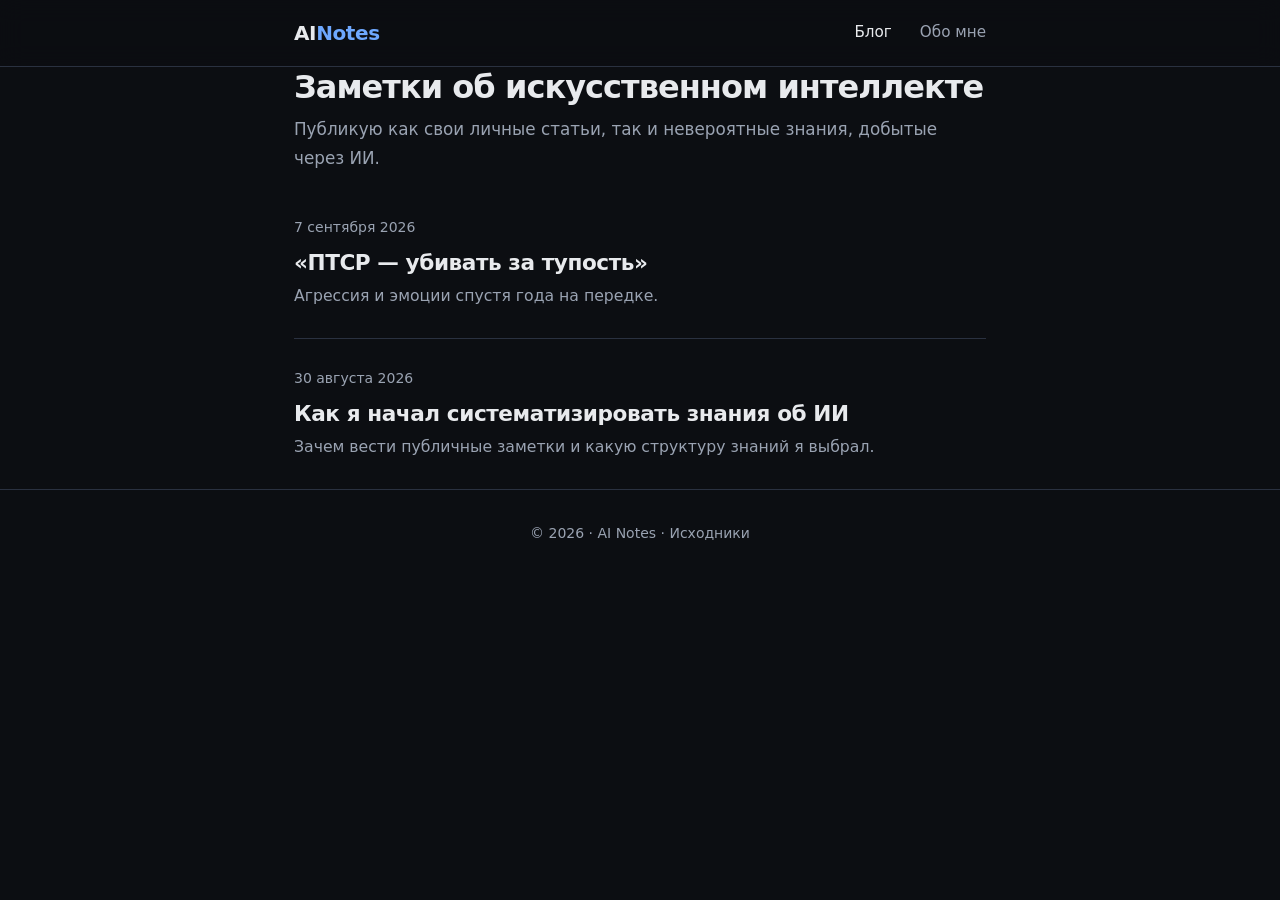
<file: index.html>
<!DOCTYPE html>
<html lang="ru">
<head>
  <meta charset="UTF-8">
  <meta name="viewport" content="width=device-width, initial-scale=1.0">
  <title>AI Notes — заметки об искусственном интеллекте</title>
  <meta name="description" content="Личный блог о знаниях, которые я добываю в области искусственного интеллекта">
  <link rel="stylesheet" href="style.css">
</head>
<body>
  <header>
    <div class="container header-inner">
      <a href="index.html" class="logo">AI<span>Notes</span></a>
      <nav>
        <a href="index.html" class="active">Блог</a>
        <a href="about.html">Обо мне</a>
      </nav>
    </div>
  </header>

  <main class="container">
    <h1 class="page-title">Заметки об искусственном интеллекте</h1>
    <p class="page-subtitle">
      Публикую как свои личные статьи, так и невероятные знания, добытые через ИИ.
    </p>

    <div class="post-list">
        <article>
        <div class="post-meta">
          <time datetime="2026-09-07">7 сентября 2026</time>
        </div>
        <h2 class="post-title">
          <a href="post/2026-09-07-first-post.html">«ПТСР — убивать за тупость»</a>
        </h2>
        <p class="post-excerpt">
          Агрессия и эмоции спустя года на передке.
        </p>
      </article>
      <article>
        <div class="post-meta">
          <time datetime="2026-08-30">30 августа 2026</time>
        </div>
        <h2 class="post-title">
          <a href="post/2026-08-30-first-post.html">Как я начал систематизировать знания об ИИ</a>
        </h2>
        <p class="post-excerpt">
          Зачем вести публичные заметки и какую структуру знаний я выбрал.
        </p>
      </article>

      <!-- Новые посты добавляй сюда -->
    </div>
  </main>

  <footer>
    <div class="container">
      © 2026 · AI Notes · <a href="https://github.com/YOUR_USERNAME/YOUR_REPO">Исходники</a>
    </div>
  </footer>
</body>
</html>
</file>
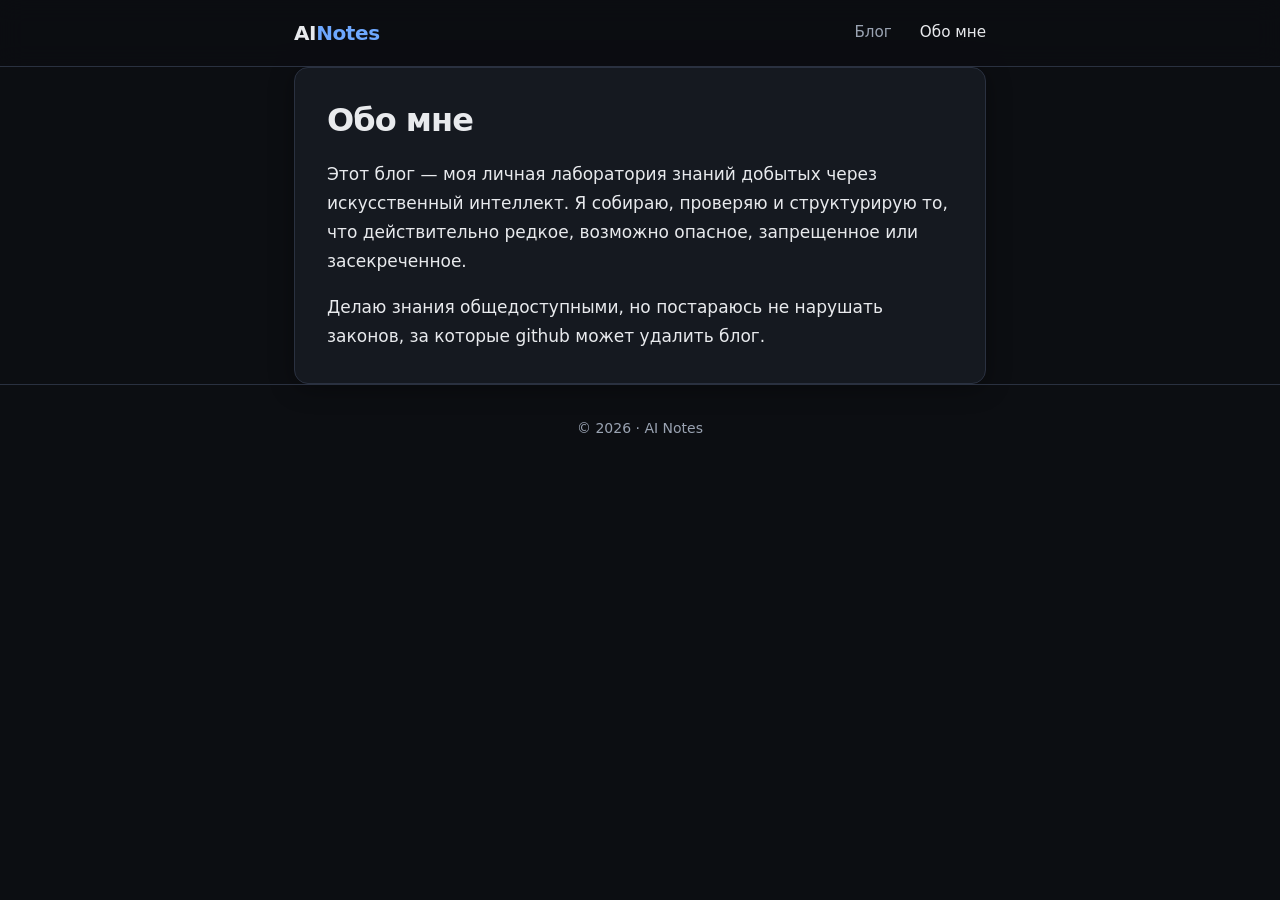
<file: about.html>
<!DOCTYPE html>
<html lang="ru">
<head>
  <meta charset="UTF-8">
  <meta name="viewport" content="width=device-width, initial-scale=1.0">
  <title>Обо мне — AI Notes</title>
  <link rel="stylesheet" href="style.css">
</head>
<body>
  <header>
    <div class="container header-inner">
      <a href="index.html" class="logo">AI<span>Notes</span></a>
      <nav>
        <a href="index.html">Блог</a>
        <a href="about.html" class="active">Обо мне</a>
      </nav>
    </div>
  </header>

  <main class="container">
    <div class="card">
      <h1 class="page-title" style="margin-bottom: 1.25rem;">Обо мне</h1>
      <p>
        Этот блог — моя личная лаборатория знаний добытых через искусственный интеллект.
        Я собираю, проверяю и структурирую то, что действительно редкое, возможно опасное, запрещенное или засекреченное.
      </p>
      <p>
        Делаю знания общедоступными, но постараюсь не нарушать законов, за которые github может удалить блог.
      </p>
    </div>
  </main>

  <footer>
    <div class="container">
      © 2026 · AI Notes
    </div>
  </footer>
</body>
</html>
</file>
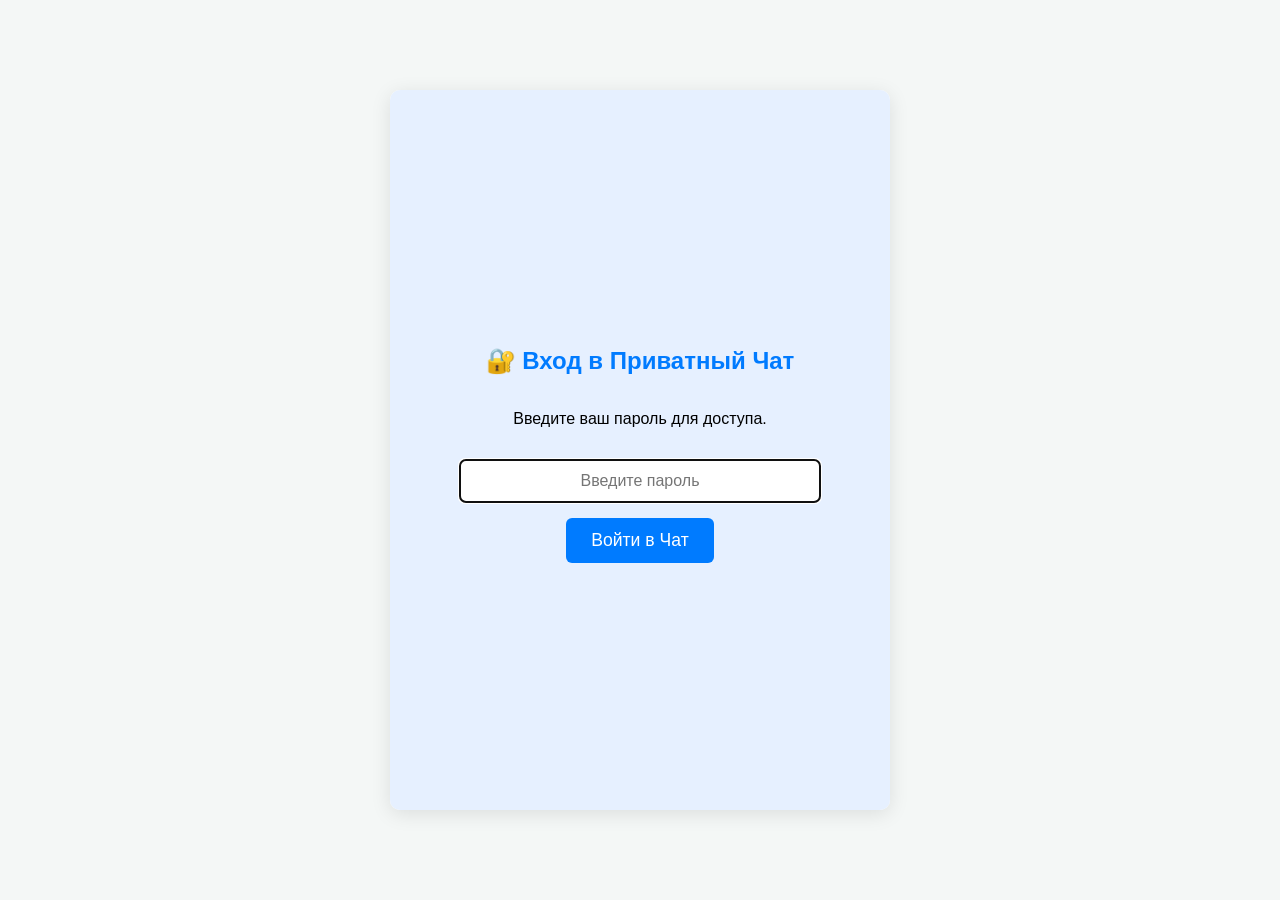
<file: chat.html>
<!DOCTYPE html>
<html lang="ru">
<head>
    <meta charset="UTF-8">
    <meta name="viewport" content="width=device-width, initial-scale=1.0">
    <title>Приватный Чат (Серверная версия)</title>
    <style>
        /* (Стили скопированы из предыдущего ответа для сохранения вида) */
        body { font-family: 'Segoe UI', Tahoma, Geneva, Verdana, sans-serif; background-color: #f4f7f6; margin: 0; display: flex; justify-content: center; align-items: center; min-height: 100vh; }
        .chat-container { width: 100%; max-width: 500px; background-color: white; border-radius: 10px; box-shadow: 0 4px 20px rgba(0, 0, 0, 0.1); overflow: hidden; display: flex; flex-direction: column; height: 80vh; }
        #login-screen { padding: 40px; text-align: center; display: flex; flex-direction: column; justify-content: center; align-items: center; height: 100%; background-color: #e6f0ff; }
        #login-screen input[type="password"] { padding: 12px; margin: 15px 0; width: 80%; border: 1px solid #ccc; border-radius: 6px; font-size: 1em; text-align: center; }
        #login-screen button { background-color: #007bff; color: white; border: none; padding: 12px 25px; border-radius: 6px; cursor: pointer; font-size: 1.1em; transition: background-color 0.3s; }
        #login-screen button:hover { background-color: #0056b3; }
        #login-screen h2 { color: #007bff; }
        #chat-app { display: none; flex-direction: column; height: 100%; }
        .chat-header { background-color: #007bff; color: white; padding: 15px; text-align: center; font-size: 1.2em; font-weight: 600; }
        #messages-container { flex-grow: 1; padding: 15px; overflow-y: auto; display: flex; flex-direction: column; gap: 10px; }
        .message { max-width: 75%; padding: 10px 15px; border-radius: 18px; box-shadow: 0 1px 1px rgba(0, 0, 0, 0.05); line-height: 1.4; }
        .message.Олег { align-self: flex-start; background-color: #e6f0ff; color: #333; border-bottom-left-radius: 4px; }
        .message.Вера { align-self: flex-end; background-color: #ffe6f0; color: #333; border-bottom-right-radius: 4px; }
        .message strong { display: block; font-weight: 700; margin-bottom: 3px; font-size: 0.85em; }
        .chat-input { display: flex; padding: 10px; border-top: 1px solid #eee; }
        #message-text { flex-grow: 1; padding: 10px; border: 1px solid #ccc; border-radius: 20px; margin-right: 10px; font-size: 1em; }
        #send-button { background-color: #28a745; color: white; border: none; padding: 10px 20px; border-radius: 20px; cursor: pointer; font-size: 1em; transition: background-color 0.3s; }
        #send-button:hover { background-color: #1e7e34; }
        #error-message { color: red; margin-top: 10px; font-size: 0.9em; }
    </style>
</head>
<body>

    <div class="chat-container">
        
        <div id="login-screen">
            <h2>🔐 Вход в Приватный Чат</h2>
            <p>Введите ваш пароль для доступа.</p>
            <input type="password" id="password-input" placeholder="Введите пароль">
            <button onclick="login()">Войти в Чат</button>
            <div id="error-message"></div>
        </div>

        <div id="chat-app">
            <div class="chat-header">
                Приватный Чат | Вы вошли как: <span id="current-user">Гость</span>
            </div>
            
            <div id="messages-container">
                </div>
            
            <div class="chat-input">
                <input type="text" id="message-text" placeholder="Напишите сообщение..." onkeydown="handleKey(event)">
                <button id="send-button" onclick="sendMessage()">Отправить</button>
            </div>
        </div>
    </div>

    <script>
        const PASSWORDS = {
            "oleg123": "Олег",
            "vera456": "Вера"
        };
        // Указываем путь к PHP-скрипту
        const PHP_HANDLER_URL = 'chat_handler.php'; 

        let currentUser = null; 
        const chatApp = document.getElementById('chat-app');
        const loginScreen = document.getElementById('login-screen');
        const messagesContainer = document.getElementById('messages-container');
        const currentUserSpan = document.getElementById('current-user');
        const passwordInput = document.getElementById('password-input');
        const errorMessageDiv = document.getElementById('error-message');
        const messageText = document.getElementById('message-text');

        // === ФУНКЦИИ СВЯЗИ С СЕРВЕРОМ ===

        // 1. Загрузка всех сообщений с сервера
        function loadMessages() {
            fetch(PHP_HANDLER_URL + '?action=get')
                .then(response => response.json())
                .then(data => {
                    messagesContainer.innerHTML = '';
                    if (data.status === 'success') {
                        data.messages.forEach(msg => {
                            // Сообщения приходят в формате "Олег: текст"
                            const parts = msg.split(': ');
                            if (parts.length >= 2) {
                                const user = parts[0].trim();
                                const text = parts.slice(1).join(': ').trim();
                                displayMessage(user, text);
                            }
                        });
                        scrollToBottom();
                    } else {
                        console.error("Ошибка загрузки:", data.message);
                    }
                })
                .catch(error => console.error('Ошибка AJAX при загрузке:', error));
        }

        // 2. Отправка нового сообщения на сервер
        function sendMessage() {
            const text = messageText.value.trim();
            if (text === "" || !currentUser) return;

            // Формируем данные для отправки на сервер
            const messageData = new FormData();
            messageData.append('action', 'send');
            messageData.append('user', currentUser);
            messageData.append('text', text);

            fetch(PHP_HANDLER_URL, {
                method: 'POST',
                body: messageData
            })
            .then(response => response.json())
            .then(data => {
                if (data.status === 'success') {
                    messageText.value = '';
                    loadMessages(); // Перезагружаем всю историю, чтобы увидеть свое сообщение и, возможно, новые от другого пользователя
                } else {
                    alert('Ошибка отправки сообщения: ' + data.message);
                }
            })
            .catch(error => console.error('Ошибка AJAX при отправке:', error));
        }

        // === ФУНКЦИИ ИНТЕРФЕЙСА ===

        function login() {
            const password = passwordInput.value.trim();
            currentUser = PASSWORDS[password];

            if (currentUser) {
                currentUserSpan.textContent = currentUser;
                loginScreen.style.display = 'none';
                chatApp.style.display = 'flex';
                errorMessageDiv.textContent = '';
                passwordInput.value = '';
                
                loadMessages(); 
                // Устанавливаем таймер для периодической проверки новых сообщений
                setInterval(loadMessages, 3000); // Обновление каждые 3 секунды
            } else {
                errorMessageDiv.textContent = 'Неверный пароль. Попробуйте еще раз.';
                passwordInput.value = '';
                passwordInput.focus();
            }
        }

        function displayMessage(user, text) {
            const messageDiv = document.createElement('div');
            // Используем имя пользователя как класс для стилизации
            const userClass = user; 
            
            messageDiv.className = `message ${userClass}`;
            messageDiv.innerHTML = `<strong>${user}:</strong> ${text}`;
            
            messagesContainer.appendChild(messageDiv);
        }

        function scrollToBottom() {
            messagesContainer.scrollTop = messagesContainer.scrollHeight;
        }

        function handleKey(event) {
            if (event.key === 'Enter') {
                sendMessage();
                event.preventDefault(); 
            }
        }
        
        passwordInput.addEventListener('keydown', (event) => {
            if (event.key === 'Enter') {
                login();
                event.preventDefault();
            }
        });

        document.addEventListener('DOMContentLoaded', () => {
            passwordInput.focus();
        });
    </script>

</body>
</html>
</file>
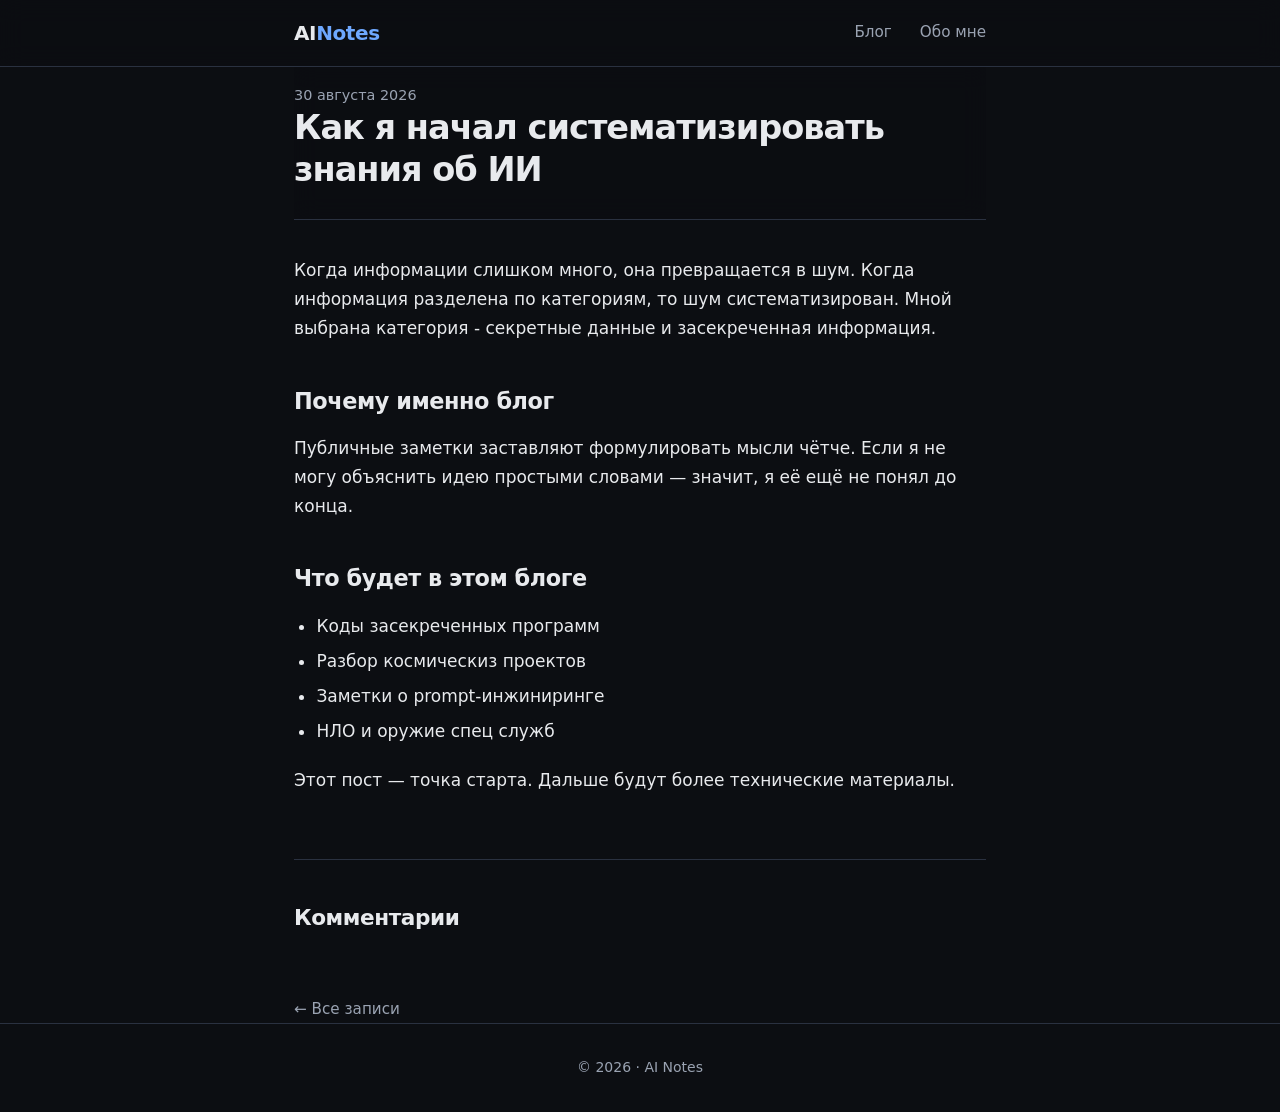
<file: post/2026-08-30-first-post.html>
<!DOCTYPE html>
<html lang="ru">
<head>
  <meta charset="UTF-8">
  <meta name="viewport" content="width=device-width, initial-scale=1.0">
  <title>Как я начал систематизировать знания об ИИ — AI Notes</title>
  <meta name="description" content="Первый пост блога о том, зачем я веду публичные заметки об ИИ">
  <link rel="stylesheet" href="../style.css">
</head>
<body>
  <header>
    <div class="container header-inner">
      <a href="../index.html" class="logo">AI<span>Notes</span></a>
      <nav>
        <a href="../index.html">Блог</a>
        <a href="../about.html">Обо мне</a>
      </nav>
    </div>
  </header>

  <main class="container">
    <article>
      <header class="article-header">
        <div class="article-meta">
          <time datetime="2026-08-30">30 августа 2026</time>
        </div>
        <h1 class="article-title">Как я начал систематизировать знания об ИИ</h1>
      </header>

      <div class="article-content">
        <p>
          Когда информации слишком много, она превращается в шум.
          Когда информация разделена по категориям, то шум систематизирован. 
          Мной выбрана категория - секретные данные и засекреченная информация.
        </p>

        <h2>Почему именно блог</h2>
        <p>
          Публичные заметки заставляют формулировать мысли чётче.
          Если я не могу объяснить идею простыми словами — значит,
          я её ещё не понял до конца.
        </p>

        <h2>Что будет в этом блоге</h2>
        <ul>
          <li>Коды засекреченных программ</li>
          <li>Разбор космическиз проектов</li>
          <li>Заметки о prompt-инжиниринге</li>
          <li>НЛО и оружие спец служб</li>
        </ul>

        <p>
          Этот пост — точка старта. Дальше будут более технические материалы.
        </p>
      </div>
    </article>

    <!-- ========== Giscus Comments ========== -->
    <section class="comments">
      <h2>Комментарии</h2>

      <!-- 
        Инструкция по настройке:
        1. В репозитории GitHub включи Discussions
        2. Зайди на https://giscus.app
        3. Заполни данные своего репозитория
        4. Скопируй сгенерированный <script> и замени блок ниже
      -->
<script src="https://giscus.app/client.js"
        data-repo="ForbiddenFiles/ForbiddenFiles.github.io"
        data-repo-id="R_kgDOQf2rJg"
        data-category="Announcements"
        data-category-id="DIC_kwDOQf2rJs4DEgcr"
        data-mapping="pathname"
        data-strict="0"
        data-reactions-enabled="1"
        data-emit-metadata="0"
        data-input-position="top"
        data-theme="transparent_dark"
        data-lang="ru"
        data-loading="lazy"
        crossorigin="anonymous"
        async>
</script>

      <noscript>
        <div class="giscus-fallback">
          Чтобы оставлять комментарии, включите JavaScript.
          Комментарии работают через GitHub Discussions (Giscus).
        </div>
      </noscript>
    </section>

    <a href="../index.html" class="back-link">← Все записи</a>
  </main>

  <footer>
    <div class="container">
      © 2026 · AI Notes
    </div>
  </footer>
</body>
</html>
</file>
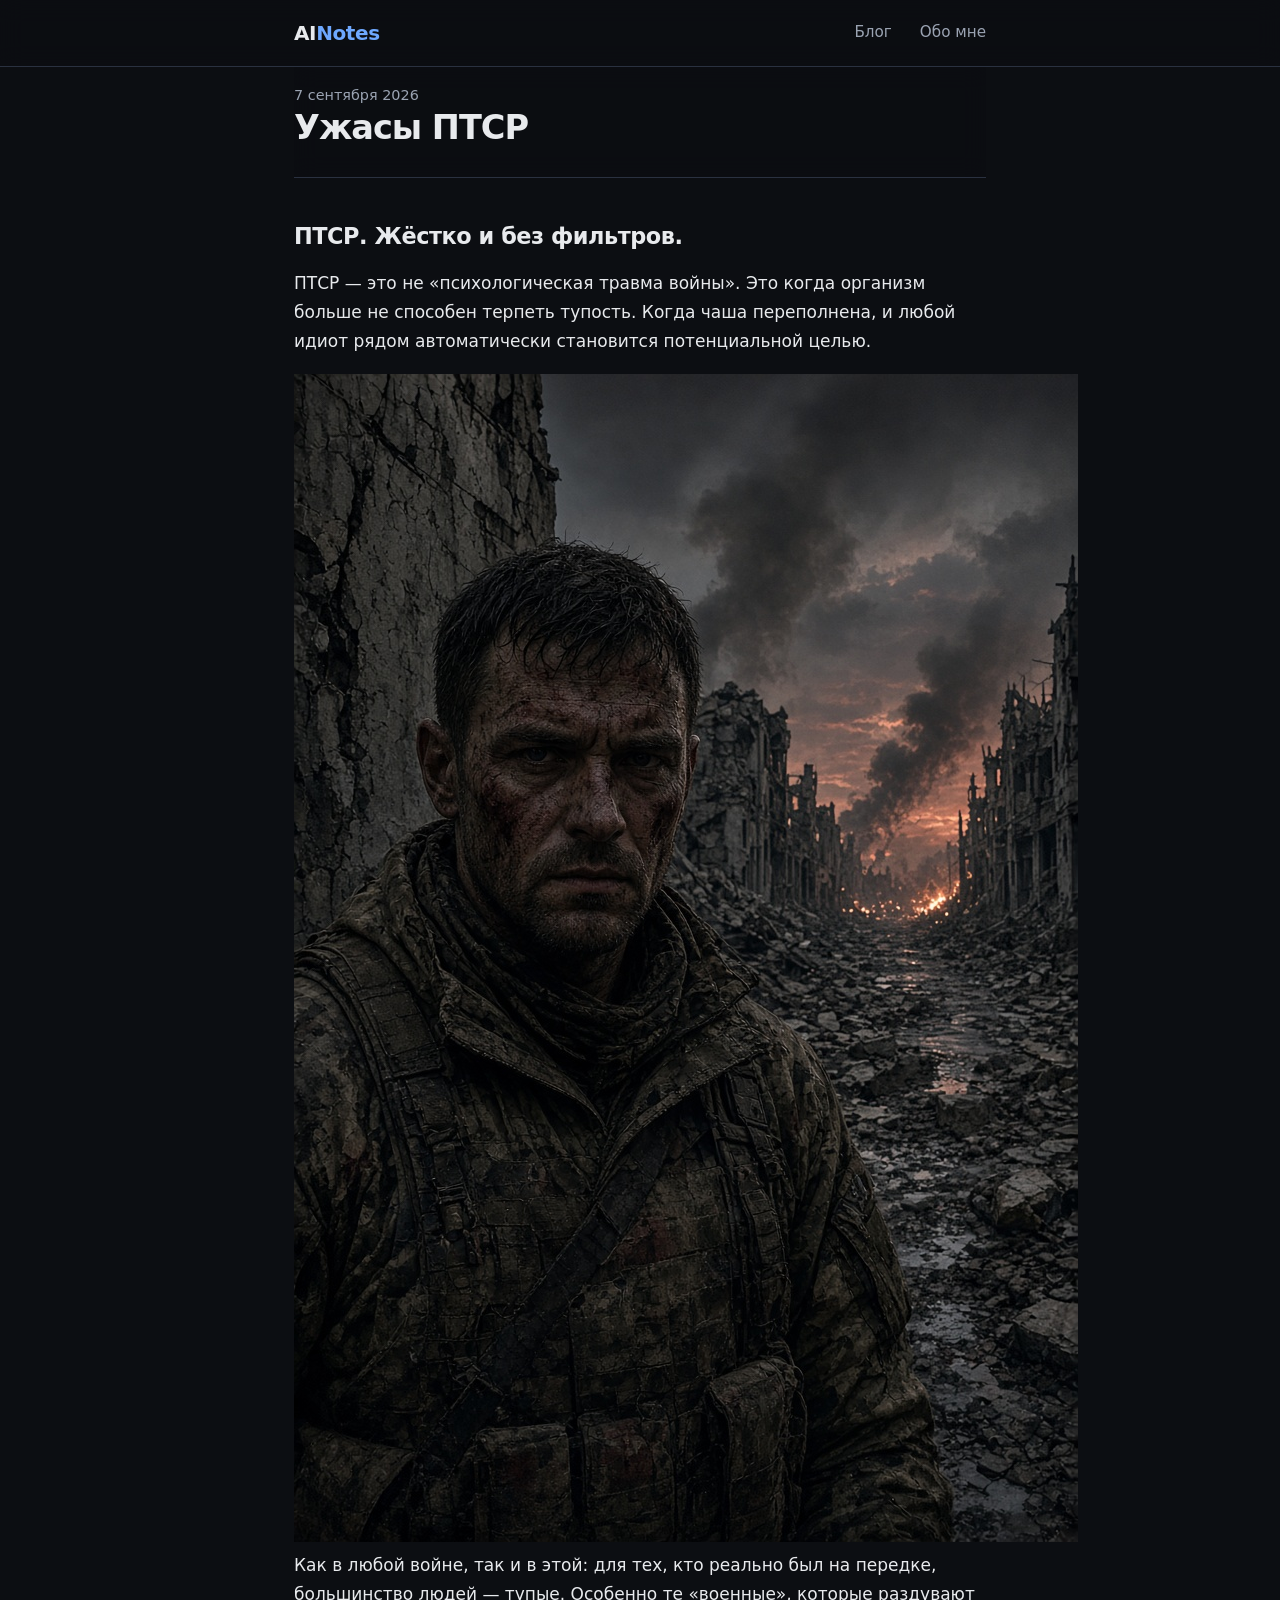
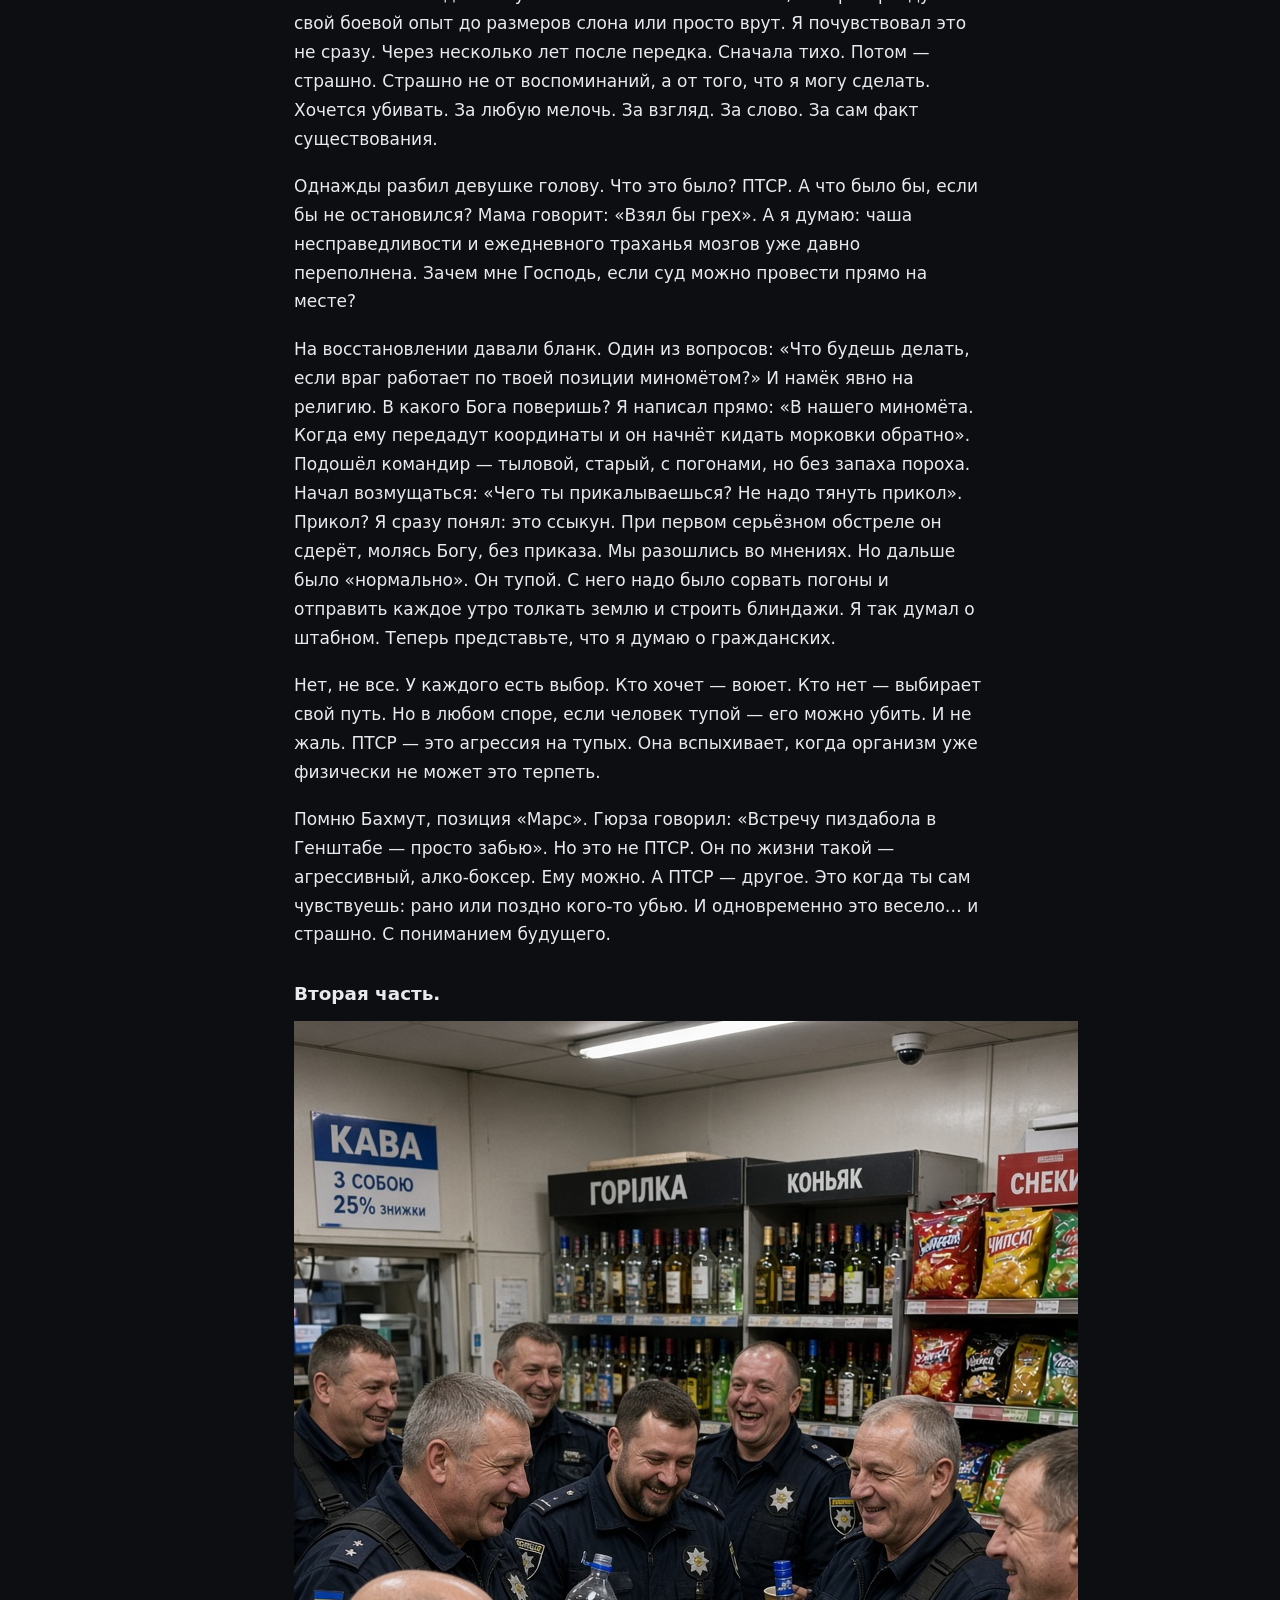
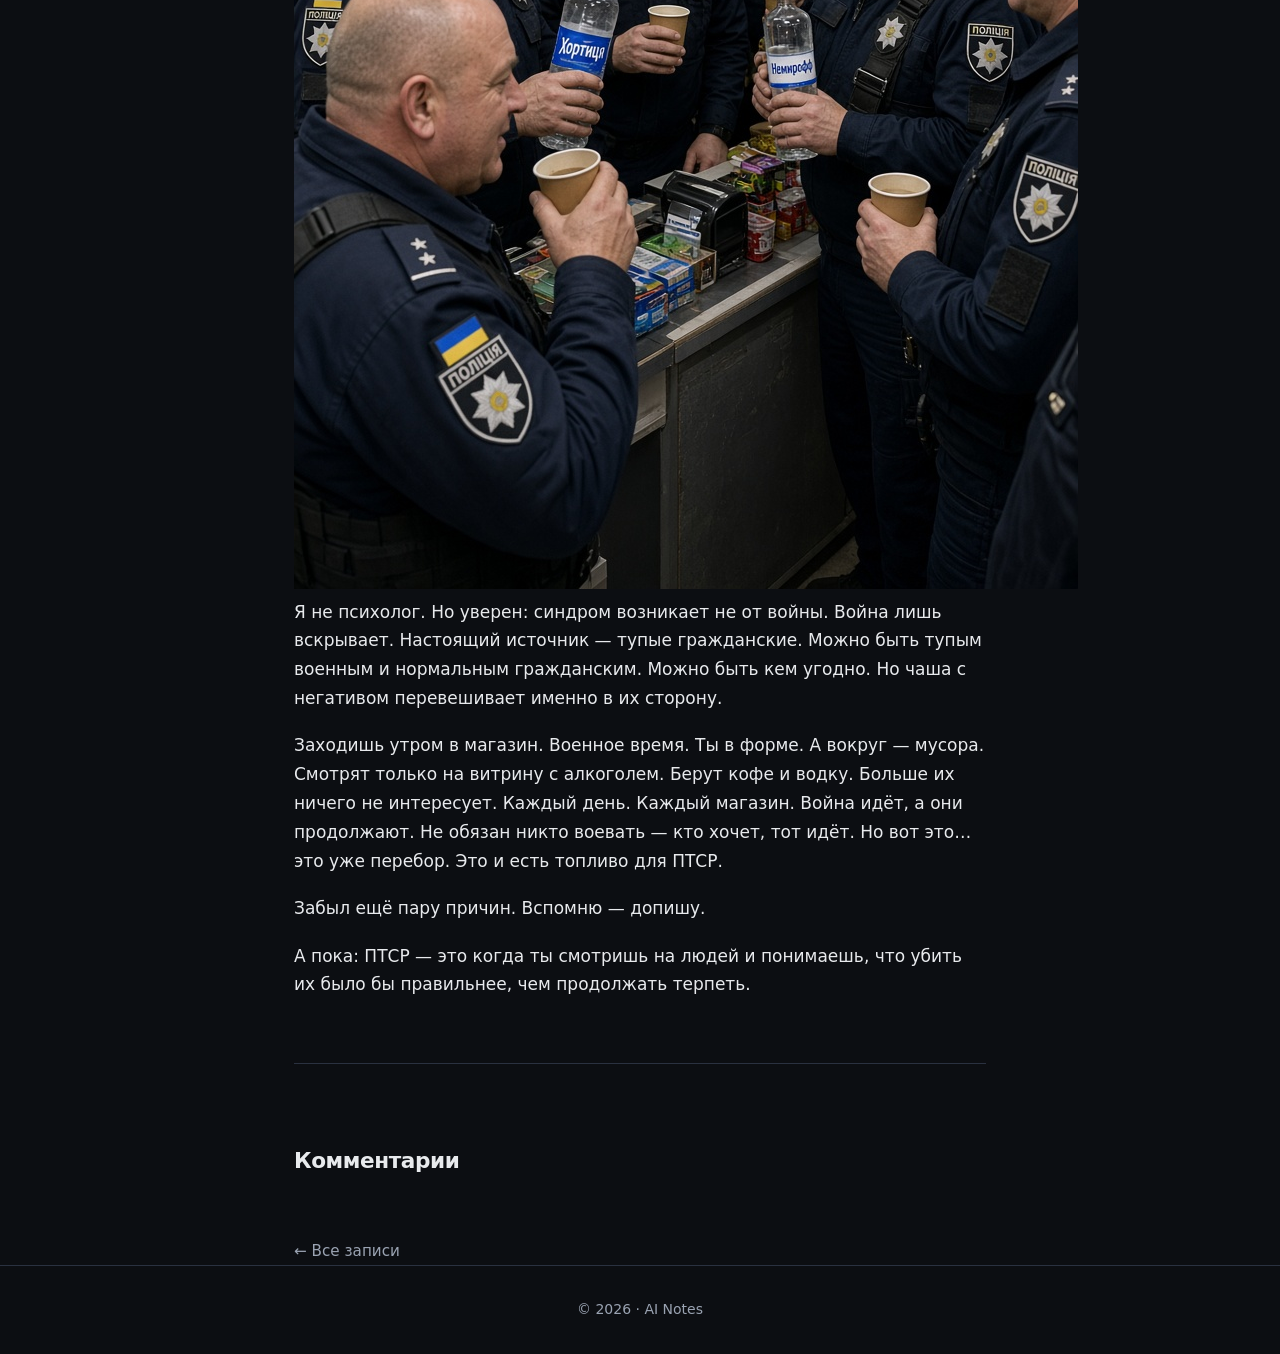
<file: post/2026-09-07-first-post.html>
<!DOCTYPE html>
<html lang="ru">
<head>
  <meta charset="UTF-8">
  <meta name="viewport" content="width=device-width, initial-scale=1.0">
  <title>Как я начал систематизировать знания об ИИ — AI Notes</title>
  <meta name="description" content="Первый пост блога о том, зачем я веду публичные заметки об ИИ">
  <link rel="stylesheet" href="../style.css">
</head>
<body>
  <header>
    <div class="container header-inner">
      <a href="../index.html" class="logo">AI<span>Notes</span></a>
      <nav>
        <a href="../index.html">Блог</a>
        <a href="../about.html">Обо мне</a>
      </nav>
    </div>
  </header>

  <main class="container">
    <article>
      <header class="article-header">
        <div class="article-meta">
          <time datetime="2026-09-97">7 сентября 2026</time>
        </div>
        <h1 class="article-title">Ужасы ПТСР</h1>
      </header>

      <div class="article-content">

<h2> ПТСР. Жёстко и без фильтров.</h2> 
 <p>
ПТСР — это не «психологическая травма войны». Это когда организм больше не способен терпеть тупость. Когда чаша переполнена, и любой идиот рядом автоматически становится потенциальной целью.
</p>
<img src="https://forbiddenfiles.github.io//img/war.jpg" alt="война и ужасы ПТСР"> 
 <p>
Как в любой войне, так и в этой: для тех, кто реально был на передке, большинство людей — тупые. Особенно те «военные», которые раздувают свой боевой опыт до размеров слона или просто врут. Я почувствовал это не сразу. Через несколько лет после передка. Сначала тихо. Потом — страшно. Страшно не от воспоминаний, а от того, что я могу сделать. Хочется убивать. За любую мелочь. За взгляд. За слово. За сам факт существования.
</p>

<p>
Однажды разбил девушке голову. Что это было? ПТСР. А что было бы, если бы не остановился? Мама говорит: «Взял бы грех». А я думаю: чаша несправедливости и ежедневного траханья мозгов уже давно переполнена. Зачем мне Господь, если суд можно провести прямо на месте?
</p>

<p>
На восстановлении давали бланк. Один из вопросов: «Что будешь делать, если враг работает по твоей позиции миномётом?» И намёк явно на религию. В какого Бога поверишь? Я написал прямо: «В нашего миномёта. Когда ему передадут координаты и он начнёт кидать морковки обратно». Подошёл командир — тыловой, старый, с погонами, но без запаха пороха. Начал возмущаться: «Чего ты прикалываешься? Не надо тянуть прикол». Прикол? Я сразу понял: это ссыкун. При первом серьёзном обстреле он сдерёт, молясь Богу, без приказа. Мы разошлись во мнениях. Но дальше было «нормально». Он тупой. С него надо было сорвать погоны и отправить каждое утро толкать землю и строить блиндажи. Я так думал о штабном. Теперь представьте, что я думаю о гражданских.
</p>

<p>
Нет, не все. У каждого есть выбор. Кто хочет — воюет. Кто нет — выбирает свой путь. Но в любом споре, если человек тупой — его можно убить. И не жаль. ПТСР — это агрессия на тупых. Она вспыхивает, когда организм уже физически не может это терпеть.
</p>

<p>
Помню Бахмут, позиция «Марс». Гюрза говорил: «Встречу пиздабола в Генштабе — просто забью». Но это не ПТСР. Он по жизни такой — агрессивный, алко-боксер. Ему можно. А ПТСР — другое. Это когда ты сам чувствуешь: рано или поздно кого-то убью. И одновременно это весело… и страшно. С пониманием будущего.
</p>

<h3> Вторая часть.</h3>
<img src="/img/police.jpg" alt="полиция покупает водку с кофем"> 
<p>
Я не психолог. Но уверен: синдром возникает не от войны. Война лишь вскрывает. Настоящий источник — тупые гражданские. Можно быть тупым военным и нормальным гражданским. Можно быть кем угодно. Но чаша с негативом перевешивает именно в их сторону.
</p>

<p>
Заходишь утром в магазин. Военное время. Ты в форме. А вокруг — мусора. Смотрят только на витрину с алкоголем. Берут кофе и водку. Больше их ничего не интересует. Каждый день. Каждый магазин. Война идёт, а они продолжают. Не обязан никто воевать — кто хочет, тот идёт. Но вот это… это уже перебор. Это и есть топливо для ПТСР.
</p>

<p>
Забыл ещё пару причин. Вспомню — допишу.
</p>

<p>

А пока: ПТСР — это когда ты смотришь на людей и понимаешь, что убить их было бы правильнее, чем продолжать терпеть.
</p>



  <!-- ========== Giscus Comments ========== -->
    <section class="comments">
      <h2>Комментарии</h2>

      <!-- 
        Инструкция по настройке:
        1. В репозитории GitHub включи Discussions
        2. Зайди на https://giscus.app
        3. Заполни данные своего репозитория
        4. Скопируй сгенерированный <script> и замени блок ниже
      -->
<script src="https://giscus.app/client.js"
        data-repo="ForbiddenFiles/ForbiddenFiles.github.io"
        data-repo-id="R_kgDOQf2rJg"
        data-category="Announcements"
        data-category-id="DIC_kwDOQf2rJs4DEgcr"
        data-mapping="pathname"
        data-strict="0"
        data-reactions-enabled="1"
        data-emit-metadata="0"
        data-input-position="top"
        data-theme="transparent_dark"
        data-lang="ru"
        data-loading="lazy"
        crossorigin="anonymous"
        async>
</script>

      <noscript>
        <div class="giscus-fallback">
          Чтобы оставлять комментарии, включите JavaScript.
          Комментарии работают через GitHub Discussions (Giscus).
        </div>
      </noscript>
    </section>

    <a href="../index.html" class="back-link">← Все записи</a>
  </main>

  <footer>
    <div class="container">
      © 2026 · AI Notes
    </div>
  </footer>
</body>
</html>
</file>
<file: style.css>
:root {
  --bg: #0c0e12;
  --surface: #151920;
  --surface-2: #1c212b;
  --text: #e8eaed;
  --text-muted: #9aa3b2;
  --accent: #6ea8fe;
  --accent-hover: #8bbcff;
  --border: #2a3140;
  --radius: 14px;
  --shadow: 0 4px 24px rgba(0, 0, 0, 0.35);
}

* {
  box-sizing: border-box;
  margin: 0;
  padding: 0;
}

html {
  scroll-behavior: smooth;
}

body {
  font-family: "Inter", system-ui, -apple-system, "Segoe UI", Roboto, sans-serif;
  background: var(--bg);
  color: var(--text);
  line-height: 1.7;
  min-height: 100vh;
  font-size: 17px;
}

a {
  color: var(--accent);
  text-decoration: none;
  transition: color 0.15s ease;
}
a:hover {
  color: var(--accent-hover);
}

.container {
  max-width: 740px;
  margin: 0 auto;
  padding: 0 1.5rem;
}

/* ========== Header ========== */
header {
  position: sticky;
  top: 0;
  z-index: 100;
  background: rgba(12, 14, 18, 0.85);
  backdrop-filter: blur(12px);
  border-bottom: 1px solid var(--border);
  padding: 1rem 0;
}

.header-inner {
  display: flex;
  justify-content: space-between;
  align-items: center;
  gap: 1rem;
}

.logo {
  font-size: 1.25rem;
  font-weight: 700;
  color: var(--text);
  letter-spacing: -0.02em;
}
.logo span {
  color: var(--accent);
}

nav {
  display: flex;
  gap: 1.75rem;
}
nav a {
  color: var(--text-muted);
  font-size: 0.95rem;
  font-weight: 500;
}
nav a:hover,
nav a.active {
  color: var(--text);
}

/* ========== Main content ========== */
main {
  padding: 2.5rem 0 4rem;
}

.page-title {
  font-size: 2rem;
  font-weight: 700;
  letter-spacing: -0.03em;
  margin-bottom: 0.5rem;
  line-height: 1.25;
}

.page-subtitle {
  color: var(--text-muted);
  font-size: 1.05rem;
  margin-bottom: 2.75rem;
}

/* ========== Post list ========== */
.post-list article {
  padding: 1.75rem 0;
  border-bottom: 1px solid var(--border);
}
.post-list article:first-child {
  padding-top: 0;
}
.post-list article:last-child {
  border-bottom: none;
}

.post-meta {
  display: flex;
  align-items: center;
  gap: 0.6rem;
  color: var(--text-muted);
  font-size: 0.875rem;
  margin-bottom: 0.5rem;
}

.post-title {
  font-size: 1.35rem;
  font-weight: 650;
  letter-spacing: -0.02em;
  margin-bottom: 0.4rem;
  line-height: 1.35;
}
.post-title a {
  color: var(--text);
}
.post-title a:hover {
  color: var(--accent);
}

.post-excerpt {
  color: var(--text-muted);
  font-size: 0.98rem;
}

/* ========== Single post ========== */
.article-header {
  margin-bottom: 2.25rem;
}

.article-title {
  font-size: 2.1rem;
  font-weight: 700;
  letter-spacing: -0.03em;
  line-height: 1.25;
  margin-bottom: 0.75rem;
}

.article-meta {
  color: var(--text-muted);
  font-size: 0.9rem;
}

.article-content h2 {
  font-size: 1.4rem;
  font-weight: 650;
  margin: 2.4rem 0 0.9rem;
  letter-spacing: -0.02em;
}

.article-content h3 {
  font-size: 1.15rem;
  font-weight: 600;
  margin: 1.8rem 0 0.7rem;
}

.article-content p {
  margin-bottom: 1.15rem;
}

.article-content ul,
.article-content ol {
  margin: 0 0 1.25rem 1.4rem;
}

.article-content li {
  margin-bottom: 0.4rem;
}

.article-content blockquote {
  border-left: 3px solid var(--accent);
  padding: 0.4rem 0 0.4rem 1.2rem;
  margin: 1.5rem 0;
  color: var(--text-muted);
  font-style: italic;
}

/* ========== Comments (Giscus) ========== */
.comments {
  margin-top: 4rem;
  padding-top: 2.5rem;
  border-top: 1px solid var(--border);
}

.comments h2 {
  font-size: 1.35rem;
  font-weight: 650;
  margin-bottom: 1.25rem;
  letter-spacing: -0.02em;
}

.giscus-fallback {
  background: var(--surface);
  border: 1px solid var(--border);
  border-radius: var(--radius);
  padding: 1.5rem;
  color: var(--text-muted);
  font-size: 0.95rem;
}

/* ========== About card ========== */
.card {
  background: var(--surface);
  border: 1px solid var(--border);
  border-radius: var(--radius);
  padding: 2rem;
  box-shadow: var(--shadow);
}

.card p {
  margin-bottom: 1.1rem;
}
.card p:last-child {
  margin-bottom: 0;
}

/* ========== Footer ========== */
footer {
  border-top: 1px solid var(--border);
  padding: 2rem 0;
  color: var(--text-muted);
  font-size: 0.875rem;
  text-align: center;
}

footer a {
  color: var(--text-muted);
}
footer a:hover {
  color: var(--accent);
}

/* ========== Utilities ========== */
.back-link {
  display: inline-block;
  margin-top: 2.5rem;
  color: var(--text-muted);
  font-size: 0.95rem;
}
.back-link:hover {
  color: var(--accent);
}

/* ========== Responsive ========== */
@media (max-width: 600px) {
  .page-title,
  .article-title {
    font-size: 1.7rem;
  }
  nav {
    gap: 1.1rem;
  }
  .container {
    padding: 0 1.15rem;
  }
}


/* ===== Giscus — на всю ширину ===== */
.comments {
  margin-top: 4rem;
  padding-top: 2.5rem;
  border-top: 1px solid var(--border);
  width: 100%;
}

.comments h2 {
  font-size: 1.35rem;
  font-weight: 650;
  margin-bottom: 1.25rem;
}

/* Сам виджет Giscus */
.giscus,
.giscus-frame {
  width: 100% !important;
  max-width: 100% !important;
}

/* Убираем лишние ограничения iframe */
iframe.giscus-frame {
  width: 100% !important;
  min-width: 100% !important;
}
</file>
